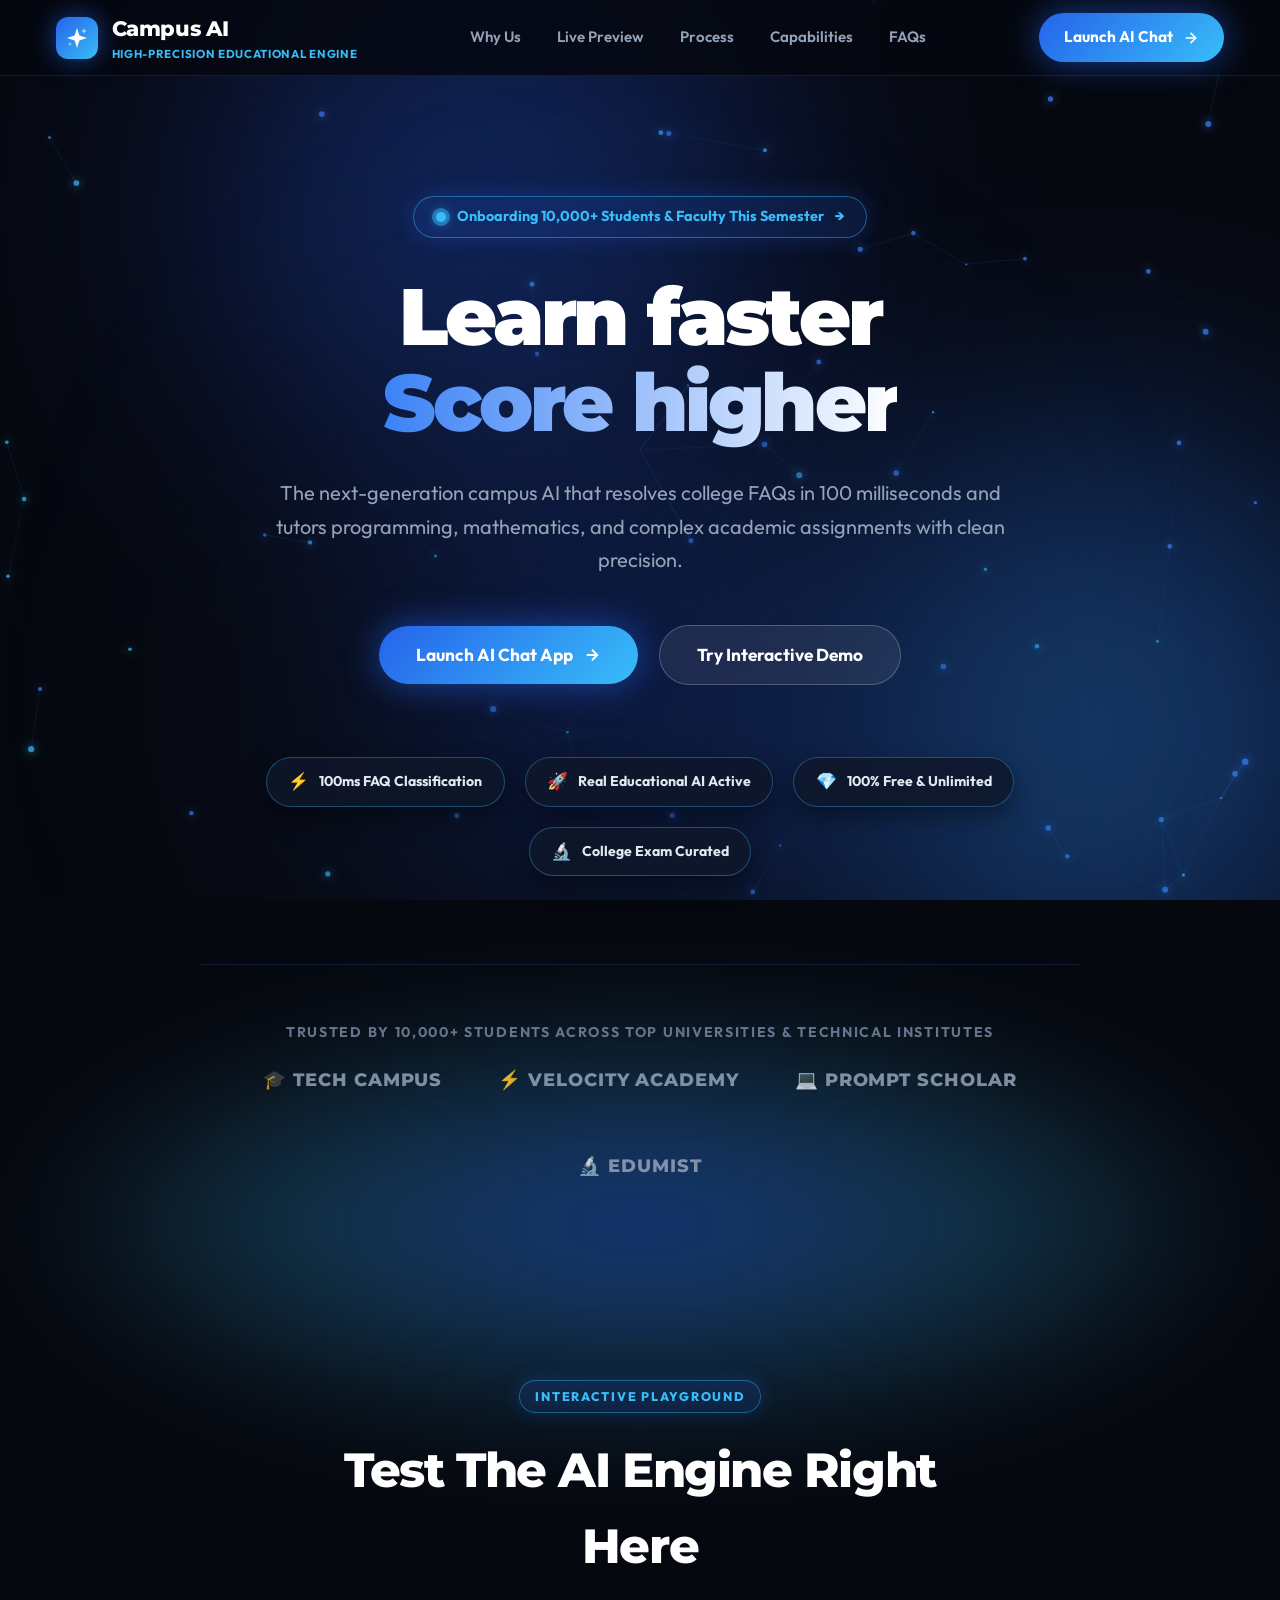
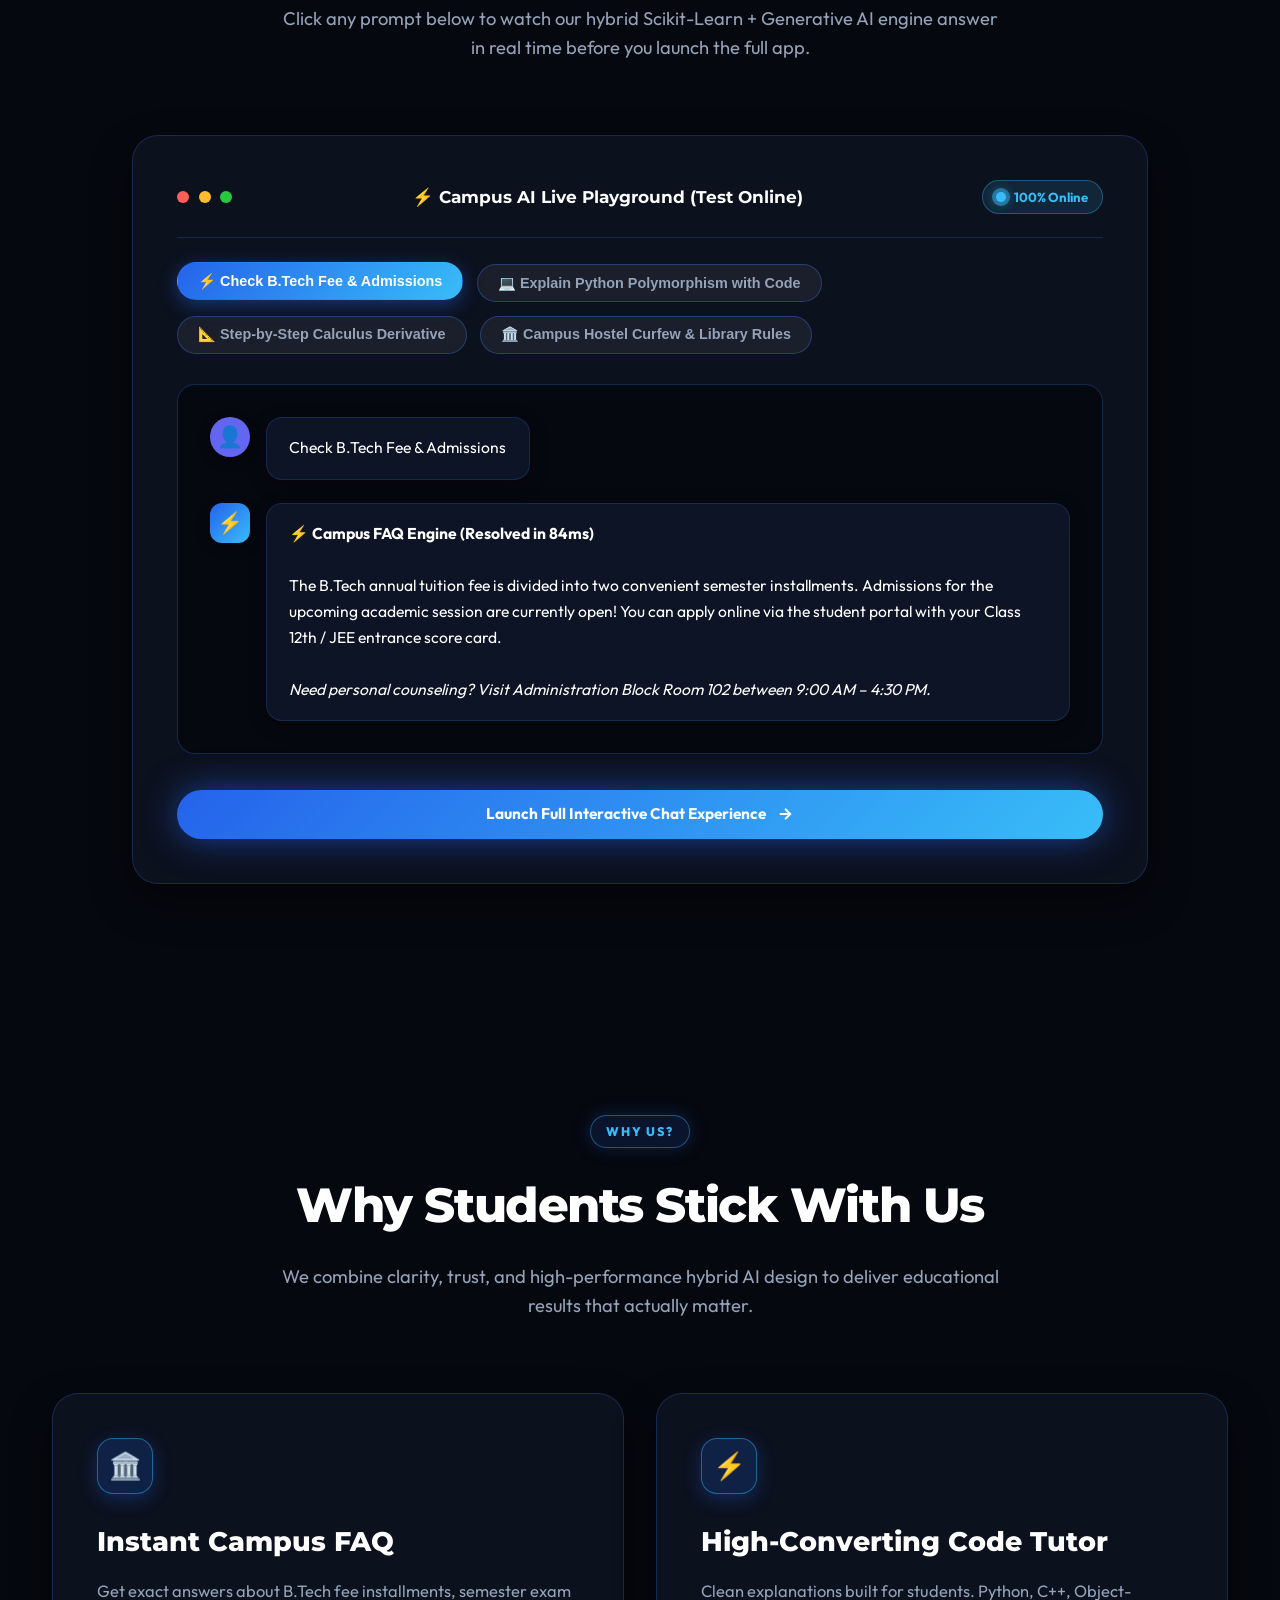
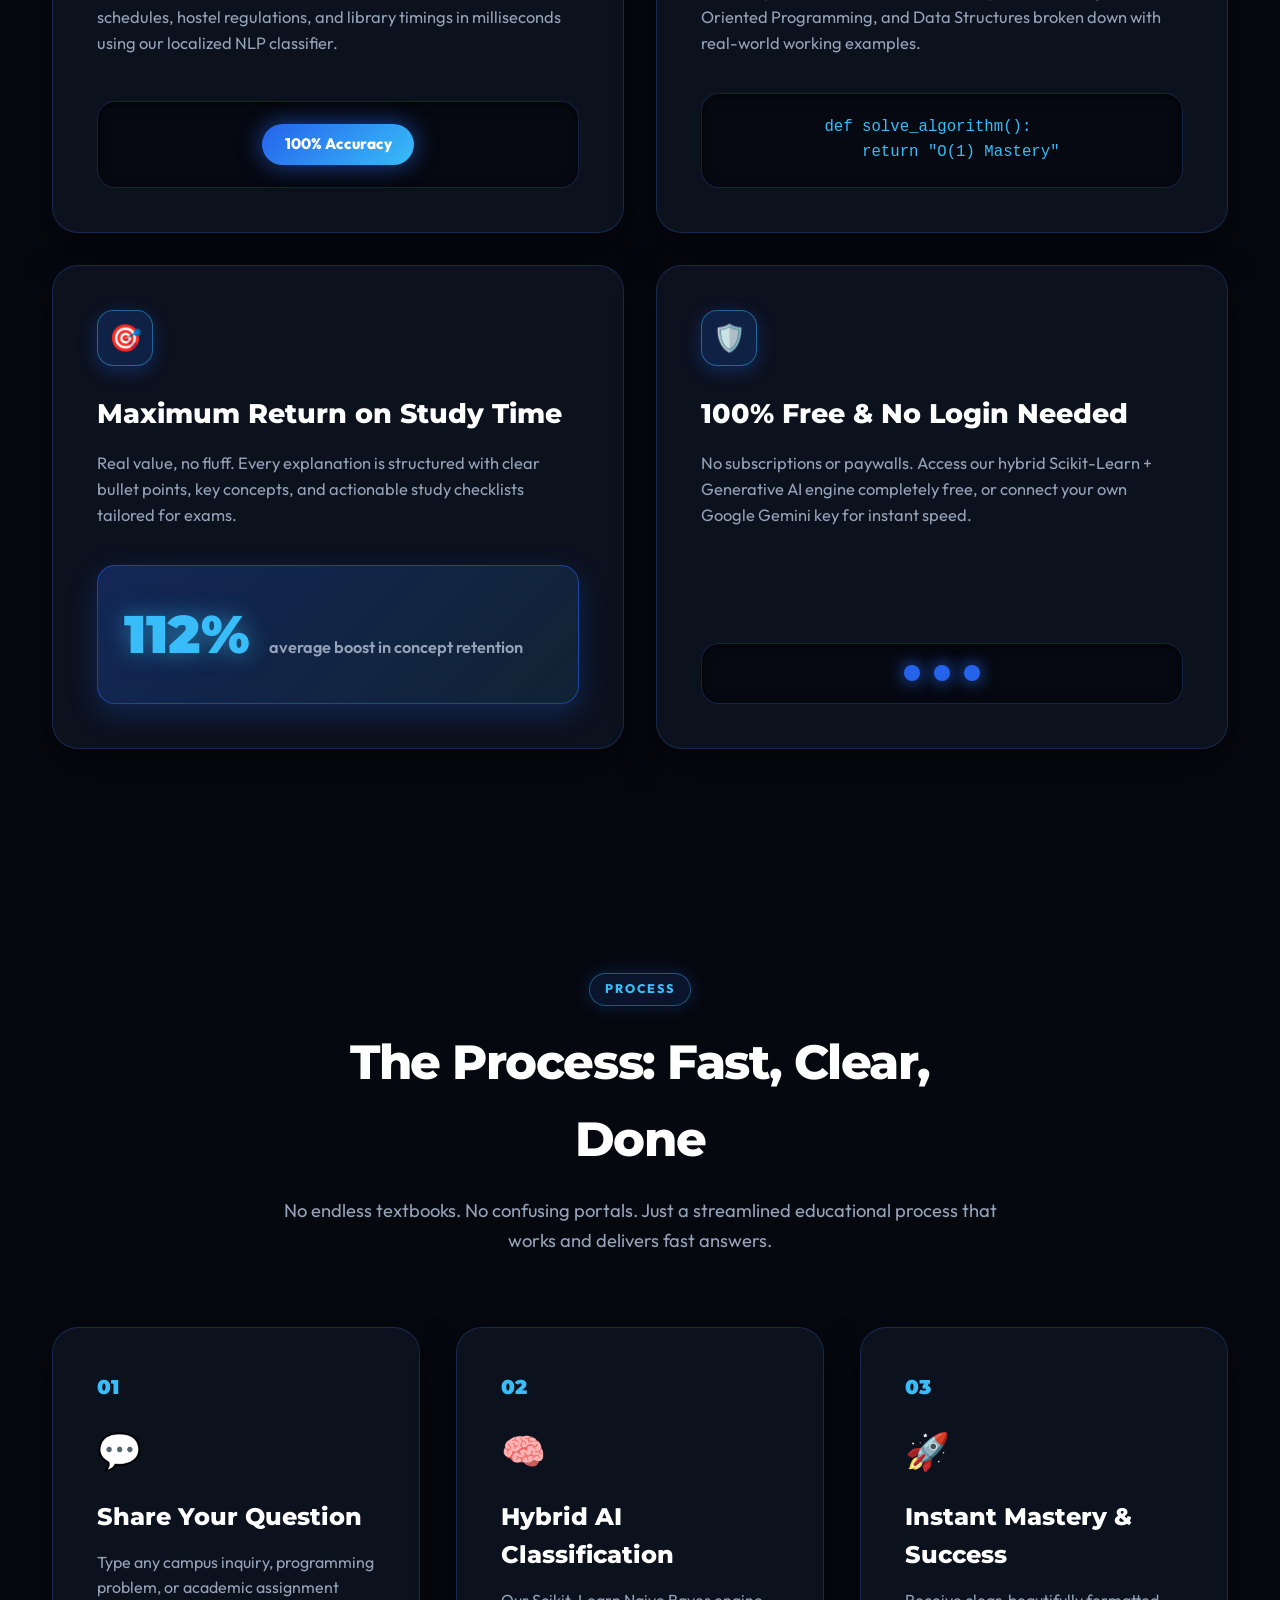
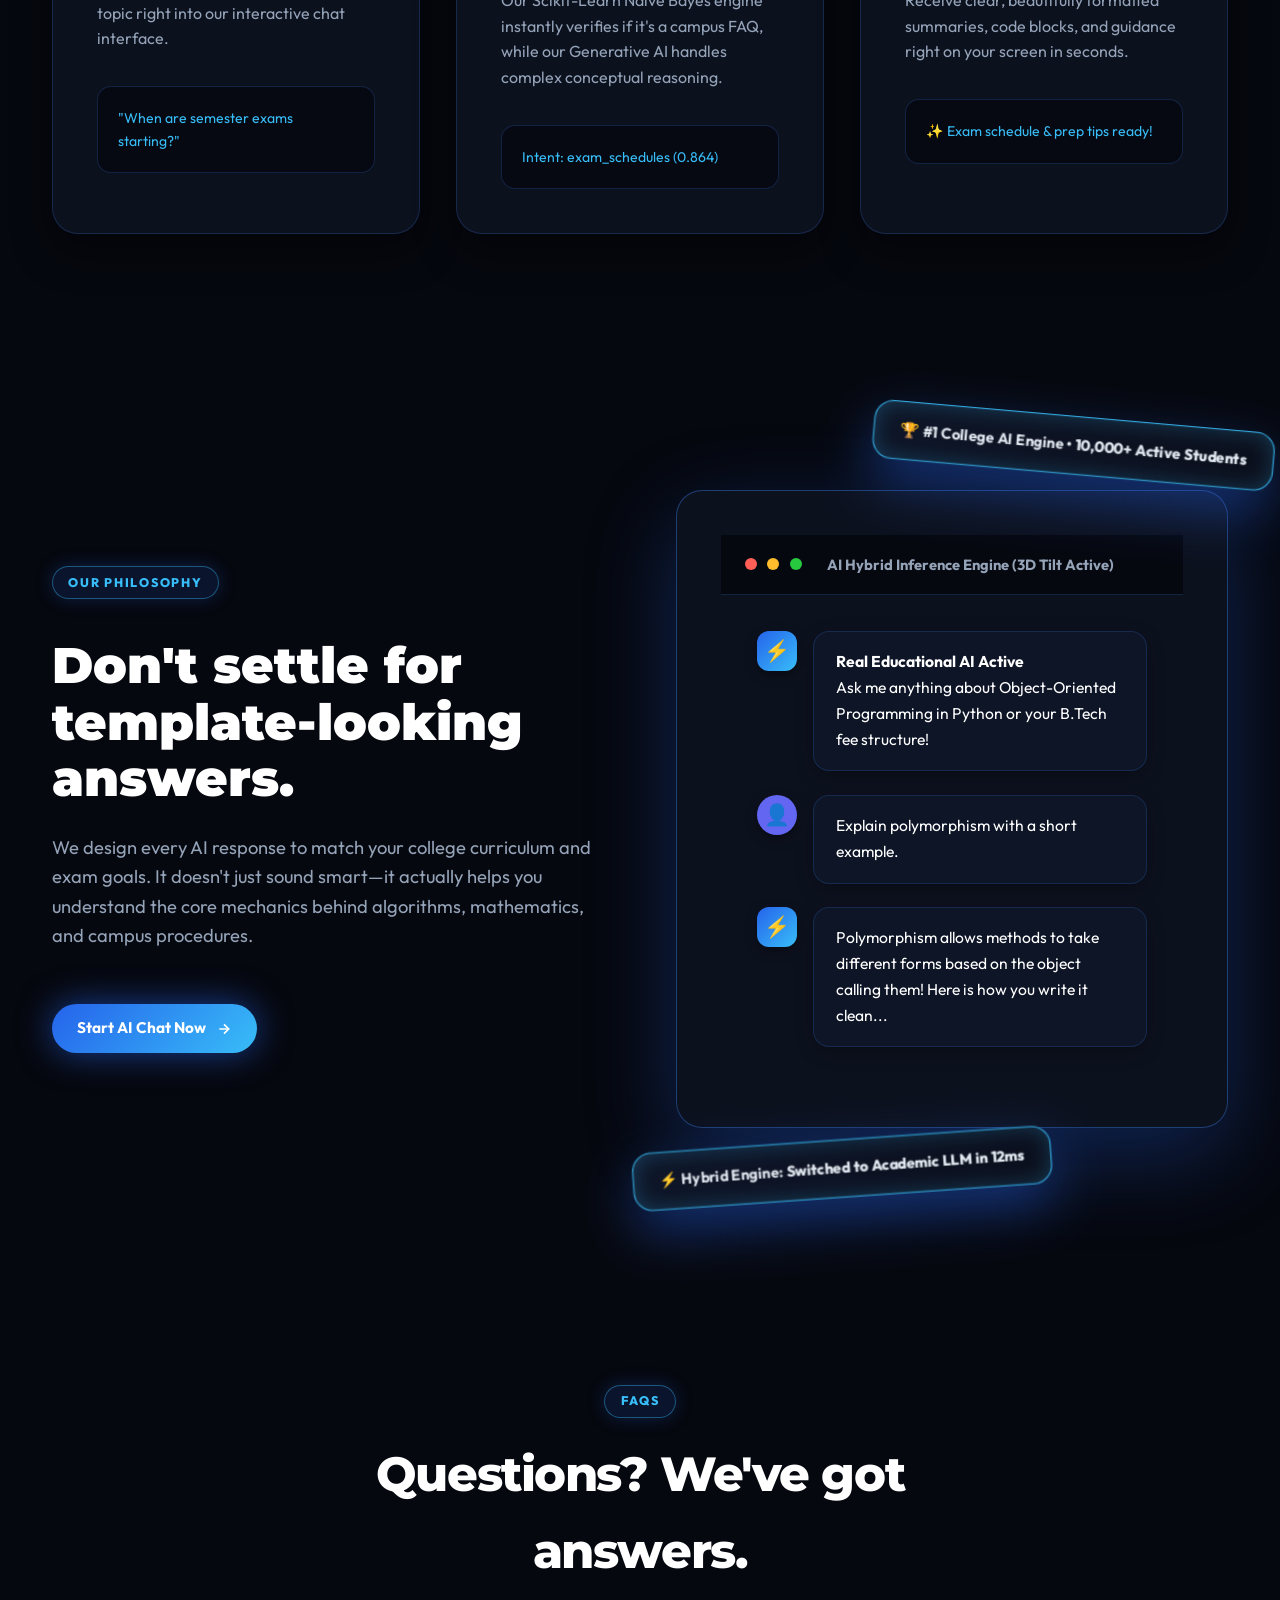
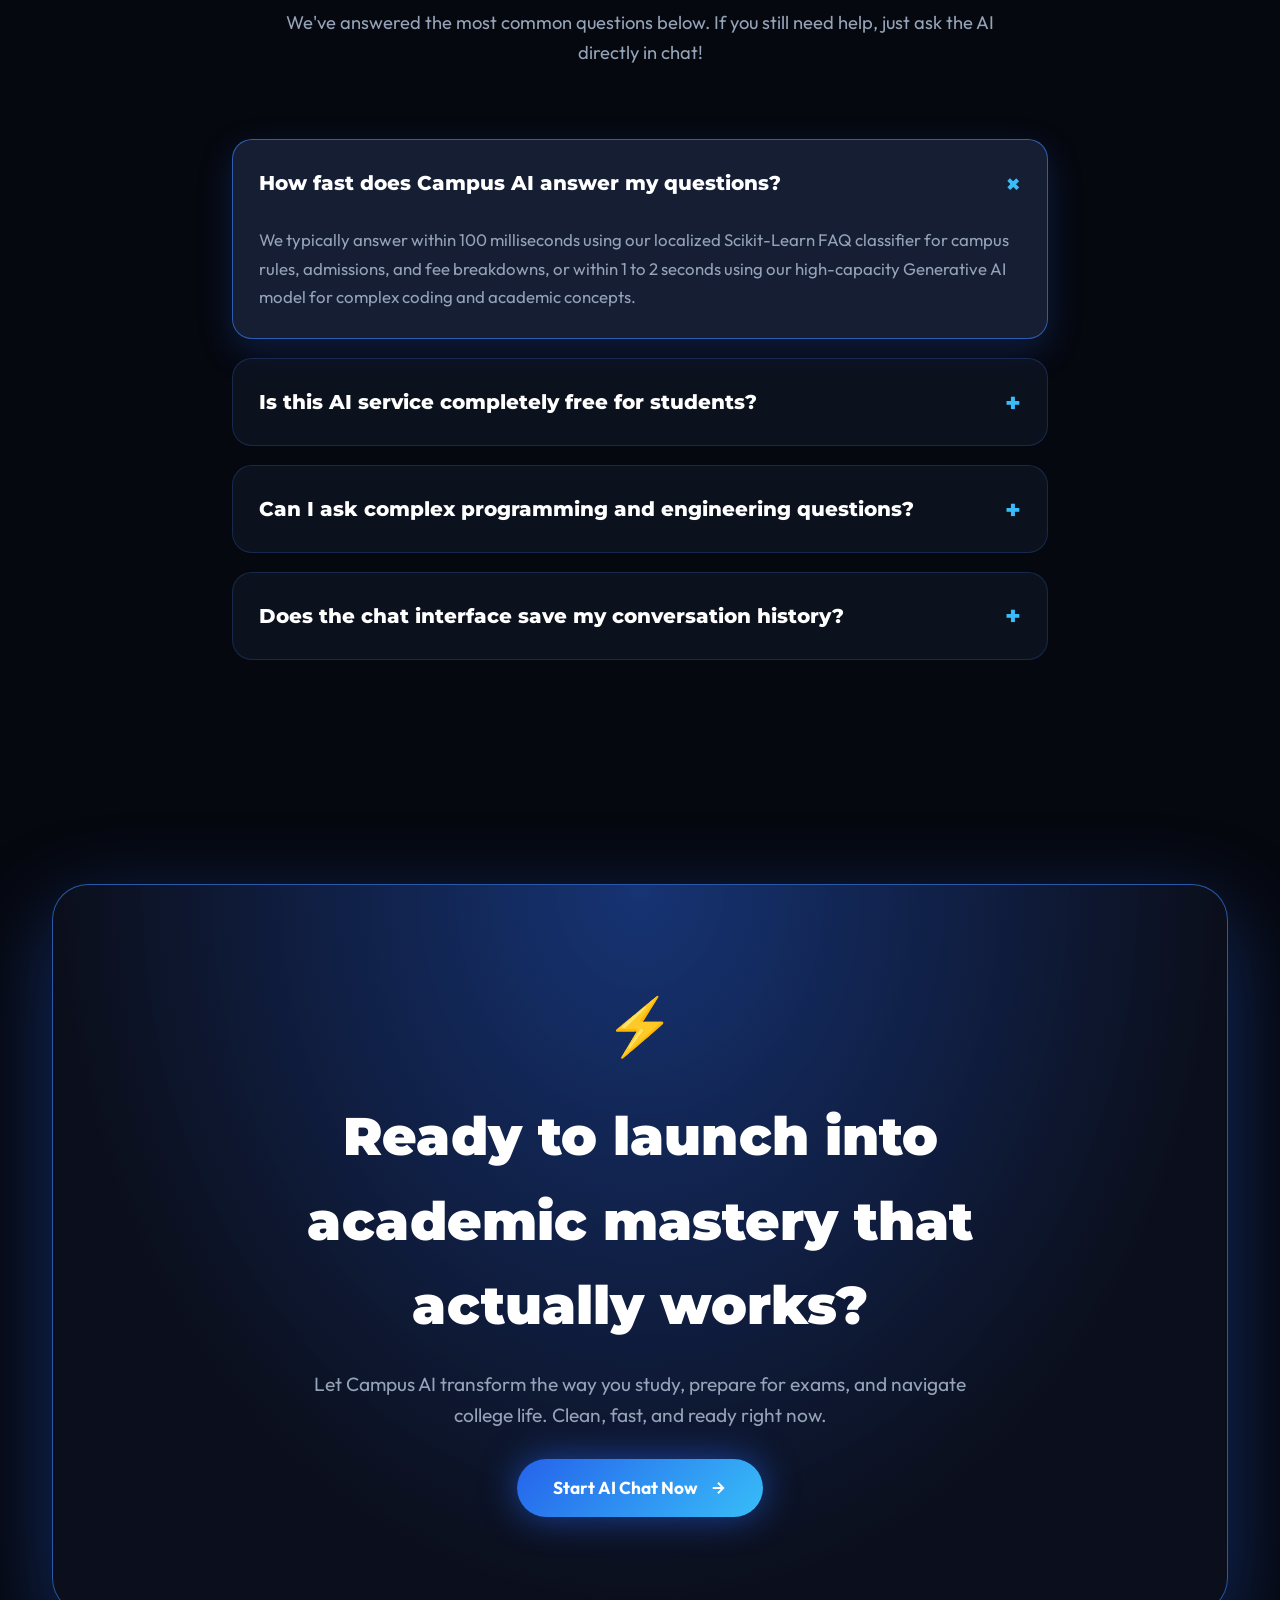
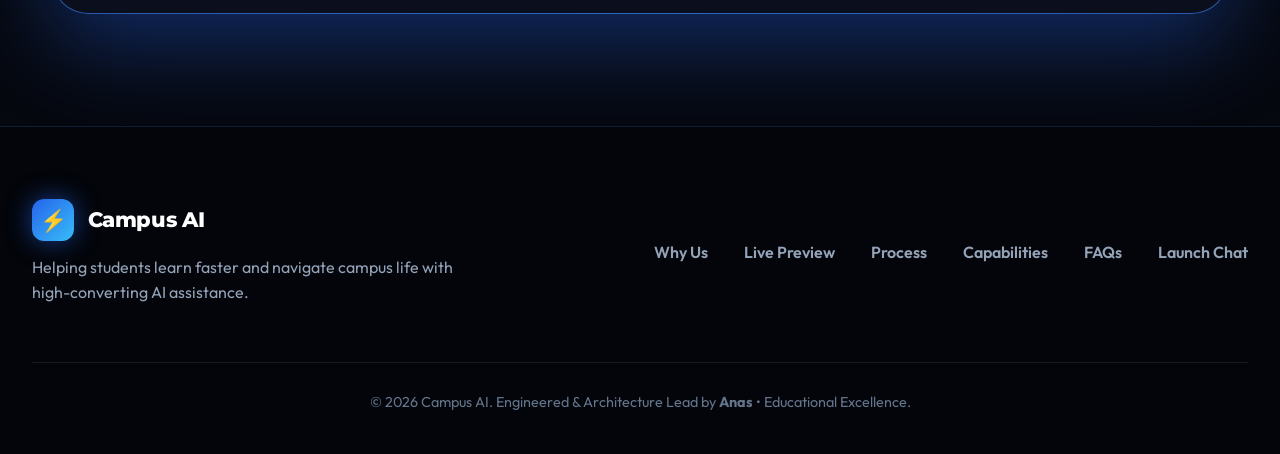
<file: templates/index.html>
<!DOCTYPE html>
<html lang="en">
<head>
    <meta charset="UTF-8">
    <meta name="viewport" content="width=device-width, initial-scale=1.0">
    <title>Campus AI – Clean & Aesthetic Educational Assistant</title>
    <!-- Google Fonts: Montserrat, Outfit, and Fira Code -->
    <link rel="preconnect" href="https://fonts.googleapis.com">
    <link rel="preconnect" href="https://fonts.gstatic.com" crossorigin>
    <link href="https://fonts.googleapis.com/css2?family=Fira+Code:wght@400;500&family=Montserrat:ital,wght@0,600;0,700;0,800;0,900;1,600&family=Outfit:wght@300;400;500;600;700&display=swap" rel="stylesheet">
    <!-- Cache-Busted Landing Page CSS v14.1 (Punchy Startup Typography by Anas) -->
    <link rel="stylesheet" href="/static/css/landing.css?v=14.1">
</head>
<body>
    <!-- 1. Interactive 3D Neural Network Canvas Background -->
    <canvas id="neural-canvas"></canvas>

    <!-- 2. 3D Moving Background Glow Orbs -->
    <div class="bg-orbs-container">
        <div class="bg-orb orb-1"></div>
        <div class="bg-orb orb-2"></div>
        <div class="bg-orb orb-3"></div>
    </div>

    <!-- Top Navigation Bar -->
    <nav class="landing-nav glass-nav">
        <div class="nav-container">
            <a href="/" class="brand-logo">
                <div class="logo-icon-glow">
                    <svg viewBox="0 0 24 24" width="24" height="24" fill="currentColor"><path d="M12 2L14.4 9.6L22 12L14.4 14.4L12 22L9.6 14.4L2 12L9.6 9.6L12 2Z"/><path d="M19 2L19.8 4.2L22 5L19.8 5.8L19 8L18.2 5.8L16 5L18.2 4.2L19 2Z" opacity="0.65"/><path d="M5 16L5.6 17.4L7 18L5.6 18.6L5 20L4.4 18.6L3 18L4.4 17.4L5 16Z" opacity="0.65"/></svg>
                </div>
                <div class="brand-text">
                    <span class="brand-name">Campus AI</span>
                    <span class="brand-tag">High-Precision Educational Engine</span>
                </div>
            </a>

            <div class="nav-links">
                <a href="#why-us">Why Us</a>
                <a href="#interactive-demo">Live Preview</a>
                <a href="#how-it-works">Process</a>
                <a href="#features">Capabilities</a>
                <a href="#faqs">FAQs</a>
            </div>

            <div class="nav-actions">
                <a href="/app" class="btn btn-primary nav-cta glow-btn">
                    <span>Launch AI Chat</span>
                    <svg viewBox="0 0 24 24" width="16" height="16" fill="none" stroke="currentColor" stroke-width="2.5" stroke-linecap="round" stroke-linejoin="round"><line x1="5" y1="12" x2="19" y2="12"></line><polyline points="12 5 19 12 12 19"></polyline></svg>
                </a>
            </div>
        </div>
    </nav>

    <!-- Main Content -->
    <main class="landing-main">
        <!-- Hero Section -->
        <section class="landing-hero">
            <div class="hero-content">
                <div class="hero-badge">
                    <span class="live-pulse"></span>
                    <span class="badge-text">Onboarding 10,000+ Students & Faculty This Semester</span>
                    <span style="color: #38BDF8; font-weight:800;">→</span>
                </div>

                <h1 class="hero-title">
                    Learn faster<br>
                    <span class="gradient-text">Score higher</span>
                </h1>

                <p class="hero-subtitle">
                    The next-generation campus AI that resolves college FAQs in 100 milliseconds and tutors programming, mathematics, and complex academic assignments with clean precision.
                </p>

                <div class="hero-cta-group">
                    <a href="/app" class="btn btn-primary btn-lg glow-btn">
                        <span>Launch AI Chat App</span>
                        <svg viewBox="0 0 24 24" width="18" height="18" fill="none" stroke="currentColor" stroke-width="2.5"><line x1="5" y1="12" x2="19" y2="12"></line><polyline points="12 5 19 12 12 19"></polyline></svg>
                    </a>
                    <a href="#interactive-demo" class="btn btn-secondary btn-lg">
                        <span>Try Interactive Demo</span>
                    </a>
                </div>

                <!-- Clean & Aesthetic Hologram Feature Pill Bar -->
                <div class="clean-badge-bar reveal-card">
                    <div class="hologram-pill" title="Powered by localized Scikit-Learn NLP">
                        <span>⚡</span> 100ms FAQ Classification
                    </div>
                    <div class="hologram-pill" title="Switches automatically to Generative AI for coding & math">
                        <span>🚀</span> Real Educational AI Active
                    </div>
                    <div class="hologram-pill" title="No paywalls or hidden subscriptions ever">
                        <span>💎</span> 100% Free & Unlimited
                    </div>
                    <div class="hologram-pill" title="Built specifically for University curricula">
                        <span>🔬</span> College Exam Curated
                    </div>
                </div>

                <!-- Trusted By Bar -->
                <div class="trusted-by reveal-card">
                    <span class="trusted-text">Trusted by 10,000+ Students across top Universities & Technical Institutes</span>
                    <div class="trusted-logos">
                        <span class="logo-item">🎓 TECH CAMPUS</span>
                        <span class="logo-item">⚡ VELOCITY ACADEMY</span>
                        <span class="logo-item">💻 PROMPT SCHOLAR</span>
                        <span class="logo-item">🔬 EDUMIST</span>
                    </div>
                </div>
            </div>

            <!-- Hero Glowing Horizon -->
            <div class="hero-glow-horizon"></div>
        </section>

        <!-- Interactive AI Live Playground -->
        <section class="interactive-demo-section" id="interactive-demo">
            <div class="section-header reveal-card">
                <span class="section-pill">INTERACTIVE PLAYGROUND</span>
                <h2>Test The AI Engine Right Here</h2>
                <p>Click any prompt below to watch our hybrid Scikit-Learn + Generative AI engine answer in real time before you launch the full app.</p>
            </div>

            <div class="playground-card tilt-card reveal-card">
                <div class="playground-header">
                    <div class="window-buttons">
                        <span class="dot red"></span>
                        <span class="dot yellow"></span>
                        <span class="dot green"></span>
                    </div>
                    <span class="playground-title">⚡ Campus AI Live Playground (Test Online)</span>
                    <span class="playground-status"><span class="live-pulse" style="display:inline-block; margin-right:6px;"></span> 100% Online</span>
                </div>

                <!-- Prompt Chips -->
                <div class="prompt-chips">
                    <button class="chip-btn active" data-prompt="admissions">⚡ Check B.Tech Fee & Admissions</button>
                    <button class="chip-btn" data-prompt="python">💻 Explain Python Polymorphism with Code</button>
                    <button class="chip-btn" data-prompt="calculus">📐 Step-by-Step Calculus Derivative</button>
                    <button class="chip-btn" data-prompt="hostel">🏛️ Campus Hostel Curfew & Library Rules</button>
                </div>

                <div class="playground-body" id="playground-output">
                    <div class="mock-message user">
                        <div class="mock-avatar">👤</div>
                        <div class="mock-text" id="live-user-query">Check B.Tech Fee & Admissions</div>
                    </div>
                    <div class="mock-message bot">
                        <div class="mock-avatar">⚡</div>
                        <div class="mock-text" id="live-bot-reply">
                            <strong>⚡ Campus FAQ Engine (Resolved in 84ms)</strong><br><br>
                            The B.Tech annual tuition fee is divided into two convenient semester installments. Admissions for the upcoming academic session are currently open! You can apply online via the student portal with your Class 12th / JEE entrance score card.<br><br>
                            <em>Need personal counseling? Visit Administration Block Room 102 between 9:00 AM – 4:30 PM.</em>
                        </div>
                    </div>
                </div>

                <div class="playground-footer">
                    <a href="/app" class="btn btn-primary glow-btn" style="width: 100%; justify-content: center;">
                        <span>Launch Full Interactive Chat Experience</span>
                        <svg viewBox="0 0 24 24" width="18" height="18" fill="none" stroke="currentColor" stroke-width="2.5"><line x1="5" y1="12" x2="19" y2="12"></line><polyline points="12 5 19 12 12 19"></polyline></svg>
                    </a>
                </div>
            </div>
        </section>

        <!-- Why Us Section (3D Tilt Bento Grid) -->
        <section class="why-section" id="why-us">
            <div class="section-header reveal-card">
                <span class="section-pill">WHY US?</span>
                <h2>Why Students Stick With Us</h2>
                <p>We combine clarity, trust, and high-performance hybrid AI design to deliver educational results that actually matter.</p>
            </div>

            <div class="bento-grid">
                <!-- Card 1 -->
                <div class="tilt-card reveal-card">
                    <div class="card-icon-wrapper">
                        <span class="card-icon">🏛️</span>
                    </div>
                    <h3>Instant Campus FAQ</h3>
                    <p>Get exact answers about B.Tech fee installments, semester exam schedules, hostel regulations, and library timings in milliseconds using our localized NLP classifier.</p>
                    <div class="bento-visual visual-faq">
                        <div class="mock-badge">100% Accuracy</div>
                    </div>
                </div>

                <!-- Card 2 -->
                <div class="tilt-card reveal-card">
                    <div class="card-icon-wrapper">
                        <span class="card-icon">⚡</span>
                    </div>
                    <h3>High-Converting Code Tutor</h3>
                    <p>Clean explanations built for students. Python, C++, Object-Oriented Programming, and Data Structures broken down with real-world working examples.</p>
                    <div class="bento-visual visual-code">
                        <code>def solve_algorithm():<br>&nbsp;&nbsp;&nbsp;&nbsp;return "O(1) Mastery"</code>
                    </div>
                </div>

                <!-- Card 3 -->
                <div class="tilt-card reveal-card">
                    <div class="card-icon-wrapper">
                        <span class="card-icon">🎯</span>
                    </div>
                    <h3>Maximum Return on Study Time</h3>
                    <p>Real value, no fluff. Every explanation is structured with clear bullet points, key concepts, and actionable study checklists tailored for exams.</p>
                    <div class="bento-stat">
                        <span class="stat-num" data-target="120%">120%</span>
                        <span class="stat-label">average boost in concept retention</span>
                    </div>
                </div>

                <!-- Card 4 -->
                <div class="tilt-card reveal-card">
                    <div class="card-icon-wrapper">
                        <span class="card-icon">🛡️</span>
                    </div>
                    <h3>100% Free & No Login Needed</h3>
                    <p>No subscriptions or paywalls. Access our hybrid Scikit-Learn + Generative AI engine completely free, or connect your own Google Gemini key for instant speed.</p>
                    <div class="bento-visual visual-steps">
                        <div class="step-dot"></div>
                        <div class="step-dot"></div>
                        <div class="step-dot"></div>
                    </div>
                </div>
            </div>
        </section>

        <!-- Process Section -->
        <section class="process-section" id="how-it-works">
            <div class="section-header reveal-card">
                <span class="section-pill">PROCESS</span>
                <h2>The Process: Fast, Clear, Done</h2>
                <p>No endless textbooks. No confusing portals. Just a streamlined educational process that works and delivers fast answers.</p>
            </div>

            <div class="process-grid">
                <div class="process-card reveal-card">
                    <div class="process-num">01</div>
                    <div class="process-icon">💬</div>
                    <h3>Share Your Question</h3>
                    <p>Type any campus inquiry, programming problem, or academic assignment topic right into our interactive chat interface.</p>
                    <div class="process-visual">
                        <div class="mock-input">"When are semester exams starting?"</div>
                    </div>
                </div>

                <div class="process-card reveal-card">
                    <div class="process-num">02</div>
                    <div class="process-icon">🧠</div>
                    <h3>Hybrid AI Classification</h3>
                    <p>Our Scikit-Learn Naive Bayes engine instantly verifies if it's a campus FAQ, while our Generative AI handles complex conceptual reasoning.</p>
                    <div class="process-visual">
                        <div class="mock-tag">Intent: exam_schedules (0.864)</div>
                    </div>
                </div>

                <div class="process-card reveal-card">
                    <div class="process-num">03</div>
                    <div class="process-icon">🚀</div>
                    <h3>Instant Mastery & Success</h3>
                    <p>Receive clear, beautifully formatted summaries, code blocks, and guidance right on your screen in seconds.</p>
                    <div class="process-visual">
                        <div class="mock-result">✨ Exam schedule & prep tips ready!</div>
                    </div>
                </div>
            </div>
        </section>

        <!-- Deep Philosophy & 3D Tilt Mockup Section -->
        <section class="philosophy-section" id="features">
            <div class="philosophy-container">
                <div class="philosophy-left reveal-card">
                    <span class="section-pill">OUR PHILOSOPHY</span>
                    <h2>Don't settle for template-looking answers.</h2>
                    <p>We design every AI response to match your college curriculum and exam goals. It doesn't just sound smart—it actually helps you understand the core mechanics behind algorithms, mathematics, and campus procedures.</p>
                    <a href="/app" class="btn btn-primary glow-btn" style="align-self: flex-start; margin-top: 1rem;">
                        <span>Start AI Chat Now</span>
                        <svg viewBox="0 0 24 24" width="16" height="16" fill="none" stroke="currentColor" stroke-width="2.5"><line x1="5" y1="12" x2="19" y2="12"></line><polyline points="12 5 19 12 12 19"></polyline></svg>
                    </a>
                </div>

                <div class="philosophy-right reveal-card">
                    <div class="mockup-wrapper-3d">
                        <div class="mockup-panel tilt-card">
                            <div class="mockup-header">
                                <span class="dot red"></span>
                                <span class="dot yellow"></span>
                                <span class="dot green"></span>
                                <span class="mockup-title">AI Hybrid Inference Engine (3D Tilt Active)</span>
                            </div>
                            <div class="mockup-body">
                                <div class="mock-message bot">
                                    <div class="mock-avatar">⚡</div>
                                    <div class="mock-text">
                                        <strong>Real Educational AI Active</strong><br>
                                        Ask me anything about Object-Oriented Programming in Python or your B.Tech fee structure!
                                    </div>
                                </div>
                                <div class="mock-message user">
                                    <div class="mock-avatar">👤</div>
                                    <div class="mock-text">Explain polymorphism with a short example.</div>
                                </div>
                                <div class="mock-message bot">
                                    <div class="mock-avatar">⚡</div>
                                    <div class="mock-text">
                                        Polymorphism allows methods to take different forms based on the object calling them! Here is how you write it clean...
                                    </div>
                                </div>
                            </div>
                        </div>

                        <!-- Clean Overlapping Feature Cards -->
                        <div class="mockup-overlap-card mockup-overlap-1">
                            ⚡ <strong>Hybrid Engine:</strong> Switched to Academic LLM in 12ms
                        </div>
                        <div class="mockup-overlap-card mockup-overlap-2">
                            🏆 <strong>#1 College AI Engine</strong> • 10,000+ Active Students
                        </div>
                    </div>
                </div>
            </div>
        </section>

        <!-- FAQ Accordion Section -->
        <section class="faq-section" id="faqs">
            <div class="section-header reveal-card">
                <span class="section-pill">FAQS</span>
                <h2>Questions? We've got answers.</h2>
                <p>We've answered the most common questions below. If you still need help, just ask the AI directly in chat!</p>
            </div>

            <div class="faq-accordion reveal-card">
                <div class="faq-item">
                    <button class="faq-question">
                        <span>How fast does Campus AI answer my questions?</span>
                        <span class="faq-toggle">+</span>
                    </button>
                    <div class="faq-answer">
                        <p>We typically answer within 100 milliseconds using our localized Scikit-Learn FAQ classifier for campus rules, admissions, and fee breakdowns, or within 1 to 2 seconds using our high-capacity Generative AI model for complex coding and academic concepts.</p>
                    </div>
                </div>

                <div class="faq-item">
                    <button class="faq-question">
                        <span>Is this AI service completely free for students?</span>
                        <span class="faq-toggle">+</span>
                    </button>
                    <div class="faq-answer">
                        <p>Yes! Campus AI is 100% free with unlimited queries. We also provide a built-in Google Gemini API key integration inside the chat sidebar—allowing you to paste your own free API key for ultra-high rate limits and instant capacity.</p>
                    </div>
                </div>

                <div class="faq-item">
                    <button class="faq-question">
                        <span>Can I ask complex programming and engineering questions?</span>
                        <span class="faq-toggle">+</span>
                    </button>
                    <div class="faq-answer">
                        <p>Absolutely. When you ask outside basic campus FAQs, the system automatically transitions to Real Educational AI mode. It can write Python scripts, explain data structures, solve calculus equations, and break down assignment topics.</p>
                    </div>
                </div>

                <div class="faq-item">
                    <button class="faq-question">
                        <span>Does the chat interface save my conversation history?</span>
                        <span class="faq-toggle">+</span>
                    </button>
                    <div class="faq-answer">
                        <p>Yes, your chat history is saved directly inside your browser's local storage so you can close the tab and return later right where you left off. You can clear your history anytime with a single click.</p>
                    </div>
                </div>
            </div>
        </section>

        <!-- Bottom CTA Banner -->
        <section class="cta-section">
            <div class="cta-banner reveal-card">
                <div class="cta-icon">⚡</div>
                <h2>Ready to launch into academic mastery that actually works?</h2>
                <p>Let Campus AI transform the way you study, prepare for exams, and navigate college life. Clean, fast, and ready right now.</p>
                <a href="/app" class="btn btn-primary btn-lg glow-btn" style="margin-top: 1.75rem;">
                    <span>Start AI Chat Now</span>
                    <svg viewBox="0 0 24 24" width="18" height="18" fill="none" stroke="currentColor" stroke-width="2.5"><line x1="5" y1="12" x2="19" y2="12"></line><polyline points="12 5 19 12 12 19"></polyline></svg>
                </a>
            </div>
        </section>
    </main>

    <!-- Footer -->
    <footer class="landing-footer">
        <div class="footer-container">
            <div class="footer-left">
                <div class="brand-logo">
                    <div class="logo-icon-glow">⚡</div>
                    <span class="brand-name">Campus AI</span>
                </div>
                <p>Helping students learn faster and navigate campus life with high-converting AI assistance.</p>
            </div>

            <div class="footer-links">
                <a href="#why-us">Why Us</a>
                <a href="#interactive-demo">Live Preview</a>
                <a href="#how-it-works">Process</a>
                <a href="#features">Capabilities</a>
                <a href="#faqs">FAQs</a>
                <a href="/app">Launch Chat</a>
            </div>
        </div>
        <div class="footer-bottom">
            <p>&copy; 2026 Campus AI. Engineered & Architecture Lead by <strong>Anas</strong> &bull; Educational Excellence.</p>
        </div>
    </footer>

    <!-- Cache-Busted Landing Page Interactive JS v11.0 -->
    <script src="/static/js/landing.js?v=11.0"></script>
</body>
</html>
</file>
<file: static/css/landing.css>
/* ==========================================================================
   Campus AI - Ultra-Clean & Aesthetic Landing Page Stylesheet v11.0
   Palette: Deep Black (#06080F) + Electric Blue (#2563EB/#3B82F6) + Crisp White (#FFFFFF)
   Aesthetic: Linear / Vercel / OpenAI Sleek Glassmorphism & Clean Typography
   ========================================================================== */

:root {
    --bg-main: #06080F;
    --bg-surface: #0B0F1C;
    --bg-card: rgba(16, 22, 38, 0.7);
    --bg-card-hover: rgba(24, 34, 58, 0.88);
    --border-subtle: rgba(59, 130, 246, 0.22);
    --border-glow: rgba(59, 130, 246, 0.65);
    --accent-blue: #2563EB;
    --accent-cyan: #38BDF8;
    --accent-glow: rgba(37, 99, 235, 0.45);
    
    --text-main: #FFFFFF;
    --text-muted: #94A3B8;
    --text-subtle: #64748B;
    
    --font-heading: 'Montserrat', sans-serif;
    --font-body: 'Outfit', sans-serif;
    --font-mono: 'Fira Code', monospace;
}

* {
    margin: 0;
    padding: 0;
    box-sizing: border-box;
}

html {
    scroll-behavior: smooth;
    background-color: var(--bg-main);
}

body {
    font-family: var(--font-body);
    color: var(--text-main);
    background: var(--bg-main);
    overflow-x: hidden;
    line-height: 1.6;
    perspective: 1600px;
}

/* ================= 1. Interactive 3D Neural Canvas Background ================= */
#neural-canvas {
    position: fixed;
    top: 0;
    left: 0;
    width: 100vw;
    height: 100vh;
    z-index: 0;
    pointer-events: none;
    opacity: 0.75;
}

/* ================= 2. 3D Moving Background Glow Orbs ================= */
.bg-orbs-container {
    position: fixed;
    top: 0;
    left: 0;
    width: 100vw;
    height: 100vh;
    z-index: 0;
    pointer-events: none;
    overflow: hidden;
}

.bg-orb {
    position: absolute;
    border-radius: 50%;
    filter: blur(130px);
    opacity: 0.38;
    transition: transform 0.6s cubic-bezier(0.16, 1, 0.3, 1);
}

.orb-1 {
    width: 600px;
    height: 600px;
    background: radial-gradient(circle, #2563EB 0%, #1E40AF 60%, transparent 100%);
    top: -10%;
    left: 15%;
    animation: floatOrb1 18s ease-in-out infinite alternate;
}

.orb-2 {
    width: 650px;
    height: 650px;
    background: radial-gradient(circle, #38BDF8 0%, #2563EB 50%, transparent 100%);
    top: 45%;
    right: -10%;
    animation: floatOrb2 22s ease-in-out infinite alternate;
}

.orb-3 {
    width: 700px;
    height: 700px;
    background: radial-gradient(circle, #1D4ED8 0%, #0F172A 60%, transparent 100%);
    bottom: -15%;
    left: 20%;
    animation: floatOrb3 20s ease-in-out infinite alternate;
}

@keyframes floatOrb1 {
    0% { transform: translate3d(0, 0, 0) scale(1); }
    50% { transform: translate3d(80px, 60px, 0) scale(1.15); }
    100% { transform: translate3d(-50px, 120px, 0) scale(0.92); }
}

@keyframes floatOrb2 {
    0% { transform: translate3d(0, 0, 0) scale(1); }
    50% { transform: translate3d(-100px, -80px, 0) scale(1.1); }
    100% { transform: translate3d(-30px, 90px, 0) scale(0.9); }
}

@keyframes floatOrb3 {
    0% { transform: translate3d(0, 0, 0) scale(1); }
    50% { transform: translate3d(90px, -70px, 0) scale(1.2); }
    100% { transform: translate3d(-70px, -30px, 0) scale(1); }
}

/* ================= Top Navigation Bar ================= */
.landing-nav {
    position: fixed;
    top: 0;
    left: 0;
    right: 0;
    height: 76px;
    z-index: 1000;
    background: rgba(6, 8, 15, 0.82);
    backdrop-filter: blur(24px);
    -webkit-backdrop-filter: blur(24px);
    border-bottom: 1px solid rgba(59, 130, 246, 0.18);
    transition: all 0.3s ease;
}

.nav-container {
    max-width: 1240px;
    height: 100%;
    margin: 0 auto;
    padding: 0 2.25rem;
    display: flex;
    align-items: center;
    justify-content: space-between;
}

.brand-logo {
    display: flex;
    align-items: center;
    gap: 0.85rem;
    text-decoration: none;
    color: var(--text-main);
    transform: translateZ(0);
    transition: transform 0.3s cubic-bezier(0.16, 1, 0.3, 1);
}

.brand-logo:hover {
    transform: scale3d(1.03, 1.03, 1.03);
}

.logo-icon-glow {
    width: 42px;
    height: 42px;
    background: linear-gradient(135deg, var(--accent-blue), var(--accent-cyan));
    border-radius: 12px;
    display: flex;
    align-items: center;
    justify-content: center;
    color: white;
    box-shadow: 0 0 25px rgba(37, 99, 235, 0.6);
    font-size: 1.35rem;
    position: relative;
    overflow: hidden;
}

.logo-icon-glow::after {
    content: '';
    position: absolute;
    top: -50%;
    left: -50%;
    width: 200%;
    height: 200%;
    background: linear-gradient(to right, transparent, rgba(255,255,255,0.4), transparent);
    transform: rotate(45deg) translate(-100%, -100%);
    animation: sweepLight 4s infinite;
}

.brand-text {
    display: flex;
    flex-direction: column;
}

.brand-name {
    font-family: var(--font-heading);
    font-size: 1.3rem;
    font-weight: 800;
    letter-spacing: -0.02em;
}

.brand-tag {
    font-size: 0.72rem;
    color: var(--accent-cyan);
    letter-spacing: 0.06em;
    text-transform: uppercase;
    font-weight: 700;
}

.nav-links {
    display: flex;
    gap: 2.25rem;
    align-items: center;
}

.nav-links a {
    color: var(--text-muted);
    text-decoration: none;
    font-size: 0.94rem;
    font-weight: 600;
    transition: all 0.25s ease;
    position: relative;
}

.nav-links a::after {
    content: '';
    position: absolute;
    bottom: -6px;
    left: 0;
    width: 0;
    height: 2px;
    background: var(--accent-cyan);
    transition: width 0.3s ease;
    border-radius: 2px;
    box-shadow: 0 0 8px var(--accent-cyan);
}

.nav-links a:hover {
    color: var(--text-main);
}

.nav-links a:hover::after {
    width: 100%;
}

.nav-actions {
    display: flex;
    align-items: center;
    gap: 1rem;
}

/* ================= 3D Animated Buttons & CTAs ================= */
.btn {
    display: inline-flex;
    align-items: center;
    gap: 0.65rem;
    padding: 0.75rem 1.55rem;
    border-radius: 999px;
    font-weight: 700;
    font-size: 0.96rem;
    text-decoration: none;
    cursor: pointer;
    transition: all 0.35s cubic-bezier(0.16, 1, 0.3, 1);
    border: none;
    position: relative;
    overflow: hidden;
    transform-style: preserve-3d;
}

.btn-primary {
    background: linear-gradient(135deg, var(--accent-blue), var(--accent-cyan));
    color: white;
    box-shadow: 0 6px 25px rgba(37, 99, 235, 0.45);
}

.btn-primary::after {
    content: '';
    position: absolute;
    top: 0;
    left: -100%;
    width: 100%;
    height: 100%;
    background: linear-gradient(90deg, transparent, rgba(255,255,255,0.4), transparent);
    transition: 0.5s;
    animation: sweepLight 3s infinite;
}

@keyframes sweepLight {
    0% { left: -100%; }
    20% { left: 100%; }
    100% { left: 100%; }
}

.btn-primary:hover {
    transform: translateY(-3px) scale3d(1.04, 1.04, 1.04);
    box-shadow: 0 10px 32px rgba(37, 99, 235, 0.7);
}

.btn-primary:active {
    transform: translateY(-1px) scale3d(0.98, 0.98, 0.98);
}

.glow-btn {
    box-shadow: 0 0 35px rgba(37, 99, 235, 0.6);
}

.btn-secondary {
    background: rgba(255, 255, 255, 0.08);
    color: var(--text-main);
    border: 1px solid rgba(255, 255, 255, 0.22);
    backdrop-filter: blur(12px);
}

.btn-secondary:hover {
    background: rgba(255, 255, 255, 0.16);
    border-color: var(--accent-cyan);
    transform: translateY(-3px) scale3d(1.03, 1.03, 1.03);
    box-shadow: 0 8px 25px rgba(255, 255, 255, 0.12);
}

.btn-lg {
    padding: 0.95rem 2.3rem;
    font-size: 1.08rem;
}

/* ================= Hero Section ================= */
.landing-main {
    padding-top: 76px;
    position: relative;
    z-index: 1;
}

.landing-hero {
    position: relative;
    padding: 7.5rem 2rem 6.5rem;
    text-align: center;
    max-width: 1240px;
    margin: 0 auto;
}

.hero-content {
    position: relative;
    z-index: 5;
    max-width: 880px;
    margin: 0 auto;
}

.hero-badge {
    display: inline-flex;
    align-items: center;
    gap: 0.7rem;
    padding: 0.52rem 1.35rem;
    background: rgba(37, 99, 235, 0.15);
    border: 1px solid rgba(56, 189, 248, 0.45);
    border-radius: 999px;
    font-size: 0.9rem;
    font-weight: 700;
    color: var(--accent-cyan);
    margin-bottom: 2.25rem;
    box-shadow: 0 0 25px rgba(37, 99, 235, 0.25);
    transition: all 0.3s ease;
    cursor: default;
}

.hero-badge:hover {
    transform: scale3d(1.04, 1.04, 1.04);
    border-color: #60A5FA;
    box-shadow: 0 0 35px rgba(37, 99, 235, 0.45);
}

.live-pulse {
    width: 10px;
    height: 10px;
    border-radius: 50%;
    background: #38BDF8;
    box-shadow: 0 0 12px #38BDF8;
    position: relative;
}

.live-pulse::after {
    content: '';
    position: absolute;
    top: -4px;
    left: -4px;
    width: 18px;
    height: 18px;
    border-radius: 50%;
    background: rgba(56, 189, 248, 0.45);
    animation: pulseRing 1.8s cubic-bezier(0.215, 0.61, 0.355, 1) infinite;
}

@keyframes pulseRing {
    0% { transform: scale(0.8); opacity: 1; }
    100% { transform: scale(2.4); opacity: 0; }
}

.hero-title {
    font-family: var(--font-heading);
    font-size: 5rem;
    font-weight: 900;
    line-height: 1.08;
    letter-spacing: -0.04em;
    margin-bottom: 1.85rem;
    position: relative;
}

.gradient-text {
    background: linear-gradient(270deg, #38BDF8, #60A5FA, #FFFFFF, #3B82F6);
    background-size: 300% 300%;
    -webkit-background-clip: text;
    -webkit-text-fill-color: transparent;
    animation: shimmerText 5.5s ease infinite;
}

@keyframes shimmerText {
    0% { background-position: 0% 50%; }
    50% { background-position: 100% 50%; }
    100% { background-position: 0% 50%; }
}

.hero-subtitle {
    font-size: 1.25rem;
    color: var(--text-muted);
    max-width: 740px;
    margin: 0 auto 3rem;
    line-height: 1.68;
    font-weight: 400;
}

.hero-cta-group {
    display: flex;
    gap: 1.35rem;
    justify-content: center;
    align-items: center;
    margin-bottom: 4.5rem;
}

/* ================= CLEAN & AESTHETIC HOLOGRAPHIC BADGE BAR ================= */
.clean-badge-bar {
    display: flex;
    flex-wrap: wrap;
    justify-content: center;
    gap: 1.25rem;
    margin-bottom: 5.5rem;
    position: relative;
    z-index: 10;
}

.hologram-pill {
    background: rgba(15, 23, 42, 0.85);
    border: 1px solid rgba(56, 189, 248, 0.35);
    padding: 0.65rem 1.35rem;
    border-radius: 999px;
    font-size: 0.88rem;
    font-weight: 700;
    color: #E2E8F0;
    display: inline-flex;
    align-items: center;
    gap: 0.6rem;
    backdrop-filter: blur(16px);
    -webkit-backdrop-filter: blur(16px);
    box-shadow: 0 10px 25px rgba(0, 0, 0, 0.4);
    transition: all 0.3s cubic-bezier(0.16, 1, 0.3, 1);
    cursor: default;
}

.hologram-pill:hover {
    transform: translateY(-3px) scale(1.04);
    border-color: var(--accent-cyan);
    color: white;
    box-shadow: 0 14px 30px rgba(37, 99, 235, 0.4);
}

.hologram-pill span {
    font-size: 1.05rem;
}

/* Trusted By Section */
.trusted-by {
    border-top: 1px solid rgba(59, 130, 246, 0.18);
    padding-top: 3.5rem;
    display: flex;
    flex-direction: column;
    gap: 1.35rem;
    align-items: center;
    position: relative;
    z-index: 5;
}

.trusted-text {
    font-size: 0.88rem;
    text-transform: uppercase;
    letter-spacing: 0.12em;
    color: var(--text-subtle);
    font-weight: 700;
}

.trusted-logos {
    display: flex;
    gap: 3.5rem;
    flex-wrap: wrap;
    justify-content: center;
    opacity: 0.85;
}

.logo-item {
    font-family: var(--font-heading);
    font-weight: 800;
    font-size: 1.15rem;
    letter-spacing: 0.05em;
    color: var(--text-muted);
    transition: all 0.3s ease;
}

.logo-item:hover {
    color: var(--accent-cyan);
    transform: scale(1.08);
}

/* Hero Horizon Glow */
.hero-glow-horizon {
    position: absolute;
    bottom: -150px;
    left: 50%;
    transform: translateX(-50%);
    width: 1200px;
    height: 420px;
    background: radial-gradient(ellipse at center, rgba(37, 99, 235, 0.5) 0%, rgba(56, 189, 248, 0.22) 45%, transparent 75%);
    filter: blur(60px);
    z-index: 1;
    pointer-events: none;
    border-radius: 50%;
    animation: pulseHorizon 6s ease-in-out infinite alternate;
}

@keyframes pulseHorizon {
    0% { opacity: 0.75; transform: translateX(-50%) scale(0.95); }
    100% { opacity: 1; transform: translateX(-50%) scale(1.08); }
}

/* ================= 3. Interactive AI Live Playground Section ================= */
.interactive-demo-section {
    padding: 6rem 2rem 7.5rem;
    max-width: 1080px;
    margin: 0 auto;
    position: relative;
    z-index: 5;
}

.playground-card {
    background: var(--bg-card);
    border: 1px solid var(--border-glow);
    border-radius: 26px;
    padding: 2.5rem;
    box-shadow: 0 25px 80px rgba(37, 99, 235, 0.25);
    backdrop-filter: blur(24px);
    -webkit-backdrop-filter: blur(24px);
    transform-style: preserve-3d;
}

.playground-header {
    display: flex;
    align-items: center;
    justify-content: space-between;
    padding-bottom: 1.4rem;
    border-bottom: 1px solid rgba(59, 130, 246, 0.2);
    margin-bottom: 1.65rem;
}

.window-buttons {
    display: flex;
    gap: 0.6rem;
}

.dot {
    width: 12px;
    height: 12px;
    border-radius: 50%;
}

.dot.red { background: #FF5F56; }
.dot.yellow { background: #FFBD2E; }
.dot.green { background: #27C93F; }

.playground-title {
    font-family: var(--font-heading);
    font-size: 1.08rem;
    font-weight: 700;
    color: var(--text-main);
}

.playground-status {
    font-size: 0.82rem;
    font-weight: 700;
    color: #38BDF8;
    background: rgba(56, 189, 248, 0.12);
    padding: 0.35rem 0.85rem;
    border-radius: 999px;
    border: 1px solid rgba(56, 189, 248, 0.35);
}

.prompt-chips {
    display: flex;
    gap: 0.85rem;
    flex-wrap: wrap;
    margin-bottom: 1.85rem;
}

.chip-btn {
    background: rgba(255, 255, 255, 0.06);
    border: 1px solid rgba(59, 130, 246, 0.35);
    color: var(--text-muted);
    padding: 0.6rem 1.25rem;
    border-radius: 999px;
    font-size: 0.9rem;
    font-weight: 600;
    cursor: pointer;
    transition: all 0.25s ease;
}

.chip-btn:hover, .chip-btn.active {
    background: linear-gradient(135deg, var(--accent-blue), var(--accent-cyan));
    color: white;
    border-color: transparent;
    box-shadow: 0 5px 18px rgba(37, 99, 235, 0.45);
    transform: translateY(-2px);
}

.playground-body {
    background: rgba(6, 8, 15, 0.85);
    border: 1px solid rgba(59, 130, 246, 0.25);
    border-radius: 18px;
    padding: 2rem;
    display: flex;
    flex-direction: column;
    gap: 1.45rem;
    margin-bottom: 2.25rem;
    min-height: 220px;
}

.mock-message {
    display: flex;
    gap: 1rem;
    align-items: flex-start;
}

.mock-avatar {
    width: 40px;
    height: 40px;
    border-radius: 12px;
    display: flex;
    align-items: center;
    justify-content: center;
    font-size: 1.3rem;
    flex-shrink: 0;
    box-shadow: 0 4px 12px rgba(0,0,0,0.4);
}

.mock-message.bot .mock-avatar {
    background: linear-gradient(135deg, var(--accent-blue), var(--accent-cyan));
    color: white;
}

.mock-message.user .mock-avatar {
    background: #6366F1;
    color: white;
    border-radius: 50%;
}

.mock-text {
    background: rgba(15, 23, 42, 0.85);
    border: 1px solid rgba(59, 130, 246, 0.2);
    padding: 1.1rem 1.4rem;
    border-radius: 16px;
    font-size: 0.98rem;
    color: var(--text-main);
    box-shadow: 0 5px 18px rgba(0,0,0,0.3);
    line-height: 1.65;
}

/* ================= Common Section Header ================= */
.section-header {
    text-align: center;
    max-width: 720px;
    margin: 0 auto 4.5rem;
    position: relative;
    z-index: 5;
}

.section-pill {
    display: inline-block;
    padding: 0.35rem 0.95rem;
    background: rgba(37, 99, 235, 0.14);
    border: 1px solid rgba(56, 189, 248, 0.4);
    border-radius: 999px;
    font-size: 0.78rem;
    font-weight: 800;
    letter-spacing: 0.14em;
    color: var(--accent-cyan);
    margin-bottom: 1.15rem;
    box-shadow: 0 0 18px rgba(37, 99, 235, 0.25);
}

.section-header h2 {
    font-family: var(--font-heading);
    font-size: 3rem;
    font-weight: 800;
    letter-spacing: -0.03em;
    margin-bottom: 1.15rem;
}

.section-header p {
    color: var(--text-muted);
    font-size: 1.15rem;
}

/* ================= Scroll Reveal Transition Animation (`.reveal-card`) ================= */
.reveal-card {
    opacity: 0;
    transform: translateY(40px) scale3d(0.96, 0.96, 0.96);
    transition: all 0.7s cubic-bezier(0.16, 1, 0.3, 1);
}

.reveal-card.revealed {
    opacity: 1;
    transform: translateY(0) scale3d(1, 1, 1);
}

/* ================= 3D Interactive Tilt Cards (`.tilt-card` & Bento Grid) ================= */
.why-section {
    padding: 7rem 2rem;
    max-width: 1240px;
    margin: 0 auto;
    position: relative;
    z-index: 5;
}

.bento-grid {
    display: grid;
    grid-template-columns: repeat(2, 1fr);
    gap: 2rem;
    position: relative;
}

.tilt-card {
    background: var(--bg-card);
    border: 1px solid var(--border-subtle);
    border-radius: 26px;
    padding: 2.75rem;
    display: flex;
    flex-direction: column;
    position: relative;
    overflow: hidden;
    transform-style: preserve-3d;
    will-change: transform;
    transition: transform 0.15s ease-out, border-color 0.35s ease, box-shadow 0.35s ease, background 0.35s ease;
    box-shadow: 0 18px 40px rgba(0, 0, 0, 0.45);
}

.card-glare {
    position: absolute;
    top: 0;
    left: 0;
    width: 100%;
    height: 100%;
    background: radial-gradient(circle at 50% 50%, rgba(255, 255, 255, 0.18) 0%, rgba(56, 189, 248, 0.1) 35%, transparent 70%);
    pointer-events: none;
    opacity: 0;
    transition: opacity 0.35s ease;
    z-index: 10;
    mix-blend-mode: overlay;
}

.tilt-card:hover .card-glare {
    opacity: 1;
}

.tilt-card:hover {
    border-color: var(--border-glow);
    background: var(--bg-card-hover);
    box-shadow: 0 25px 70px rgba(37, 99, 235, 0.3), 0 0 25px rgba(56, 189, 248, 0.25);
}

.card-icon-wrapper {
    width: 56px;
    height: 56px;
    background: rgba(37, 99, 235, 0.2);
    border-radius: 16px;
    display: flex;
    align-items: center;
    justify-content: center;
    font-size: 1.65rem;
    margin-bottom: 1.65rem;
    border: 1px solid rgba(56, 189, 248, 0.45);
    box-shadow: 0 5px 18px rgba(37, 99, 235, 0.3);
    transform: translateZ(35px);
}

.tilt-card h3 {
    font-family: var(--font-heading);
    font-size: 1.7rem;
    font-weight: 800;
    margin-bottom: 0.85rem;
    transform: translateZ(25px);
}

.tilt-card p {
    color: var(--text-muted);
    font-size: 1.03rem;
    margin-bottom: 2.25rem;
    flex-grow: 1;
    transform: translateZ(20px);
}

.bento-visual {
    background: rgba(6, 8, 15, 0.75);
    border: 1px solid rgba(59, 130, 246, 0.22);
    border-radius: 18px;
    padding: 1.35rem;
    display: flex;
    align-items: center;
    justify-content: center;
    transform: translateZ(30px);
    box-shadow: inset 0 2px 10px rgba(0, 0, 0, 0.6);
}

.mock-badge {
    background: linear-gradient(135deg, var(--accent-blue), var(--accent-cyan));
    padding: 0.55rem 1.4rem;
    border-radius: 999px;
    font-weight: 800;
    font-size: 0.95rem;
    box-shadow: 0 0 22px rgba(37, 99, 235, 0.65);
    animation: bounceBadge 2.5s infinite alternate;
}

@keyframes bounceBadge {
    0% { transform: translateY(0); }
    100% { transform: translateY(-6px); }
}

.visual-code code {
    font-family: monospace;
    font-size: 0.98rem;
    color: #38BDF8;
}

.bento-stat {
    background: linear-gradient(135deg, rgba(37, 99, 235, 0.28), rgba(56, 189, 248, 0.1));
    border: 1px solid rgba(37, 99, 235, 0.55);
    border-radius: 18px;
    padding: 1.65rem;
    display: flex;
    align-items: baseline;
    gap: 1.15rem;
    transform: translateZ(35px);
    box-shadow: 0 10px 28px rgba(37, 99, 235, 0.25);
}

.stat-num {
    font-family: var(--font-heading);
    font-size: 3.3rem;
    font-weight: 900;
    color: var(--accent-cyan);
    text-shadow: 0 0 22px rgba(56, 189, 248, 0.55);
}

.stat-label {
    font-size: 1.02rem;
    color: var(--text-muted);
    font-weight: 600;
}

.visual-steps {
    display: flex;
    gap: 0.85rem;
}

.step-dot {
    width: 16px;
    height: 16px;
    border-radius: 50%;
    background: var(--accent-blue);
    box-shadow: 0 0 16px var(--accent-blue);
    animation: pulseDot 1.5s infinite alternate;
}

.step-dot:nth-child(2) { animation-delay: 0.3s; }
.step-dot:nth-child(3) { animation-delay: 0.6s; }

@keyframes pulseDot {
    0% { transform: scale(0.85); opacity: 0.6; }
    100% { transform: scale(1.2); opacity: 1; }
}

/* ================= Process Section ================= */
.process-section {
    padding: 7rem 2rem;
    max-width: 1240px;
    margin: 0 auto;
    position: relative;
    z-index: 5;
}

.process-grid {
    display: grid;
    grid-template-columns: repeat(3, 1fr);
    gap: 2.25rem;
}

.process-card {
    background: var(--bg-card);
    border: 1px solid var(--border-subtle);
    border-radius: 26px;
    padding: 2.75rem;
    position: relative;
    transform-style: preserve-3d;
    transition: transform 0.15s ease-out, border-color 0.35s ease, box-shadow 0.35s ease;
    box-shadow: 0 18px 40px rgba(0, 0, 0, 0.45);
}

.process-card:hover {
    border-color: var(--border-glow);
    box-shadow: 0 22px 55px rgba(37, 99, 235, 0.3);
}

.process-num {
    font-family: var(--font-heading);
    font-size: 1.22rem;
    font-weight: 900;
    color: var(--accent-cyan);
    margin-bottom: 1.15rem;
    transform: translateZ(30px);
}

.process-icon {
    font-size: 2.25rem;
    margin-bottom: 1.15rem;
    transform: translateZ(40px);
}

.process-card h3 {
    font-family: var(--font-heading);
    font-size: 1.5rem;
    font-weight: 800;
    margin-bottom: 0.85rem;
    transform: translateZ(25px);
}

.process-card p {
    color: var(--text-muted);
    font-size: 1rem;
    margin-bottom: 2.15rem;
    transform: translateZ(20px);
}

.process-visual {
    background: rgba(6, 8, 15, 0.8);
    border: 1px solid rgba(59, 130, 246, 0.22);
    border-radius: 14px;
    padding: 1.25rem;
    font-size: 0.88rem;
    color: #38BDF8;
    transform: translateZ(30px);
}

/* ================= Philosophy & 3D AI Mockup Section ================= */
.philosophy-section {
    padding: 7rem 2rem;
    max-width: 1240px;
    margin: 0 auto;
    position: relative;
    z-index: 5;
}

.philosophy-container {
    display: grid;
    grid-template-columns: 1fr 1fr;
    gap: 4.5rem;
    align-items: center;
}

.philosophy-left h2 {
    font-family: var(--font-heading);
    font-size: 3.1rem;
    font-weight: 900;
    line-height: 1.14;
    margin: 1.2rem 0 1.65rem;
}

.philosophy-left p {
    color: var(--text-muted);
    font-size: 1.15rem;
    margin-bottom: 2.35rem;
}

.mockup-wrapper-3d {
    position: relative;
    transform-style: preserve-3d;
    perspective: 1200px;
    padding: 2rem 0;
}

.mockup-panel {
    background: var(--bg-card);
    border: 1px solid rgba(59, 130, 246, 0.4);
    border-radius: 26px;
    overflow: hidden;
    box-shadow: 0 28px 90px rgba(37, 99, 235, 0.3);
    transform-style: preserve-3d;
    transition: transform 0.15s ease-out;
}

.mockup-header {
    background: rgba(6, 8, 15, 0.9);
    padding: 1.1rem 1.5rem;
    display: flex;
    align-items: center;
    gap: 0.65rem;
    border-bottom: 1px solid rgba(59, 130, 246, 0.22);
}

.mockup-title {
    font-size: 0.92rem;
    color: var(--text-muted);
    margin-left: 0.9rem;
    font-weight: 700;
}

.mockup-body {
    padding: 2.25rem;
    display: flex;
    flex-direction: column;
    gap: 1.45rem;
    transform: translateZ(25px);
}

/* Overlapping clean cards on Mockup */
.mockup-overlap-card {
    position: absolute;
    background: linear-gradient(135deg, rgba(15, 23, 42, 0.94), rgba(11, 15, 28, 0.98));
    border: 1.5px solid #38BDF8;
    padding: 0.95rem 1.5rem;
    border-radius: 18px;
    box-shadow: 0 20px 50px rgba(37, 99, 235, 0.45), inset 0 0 20px rgba(56, 189, 248, 0.25);
    font-size: 0.88rem;
    font-weight: 800;
    color: #E2E8F0;
    z-index: 25;
    backdrop-filter: blur(20px);
    -webkit-backdrop-filter: blur(20px);
    transition: all 0.35s cubic-bezier(0.16, 1, 0.3, 1);
}

.mockup-overlap-1 {
    bottom: -14px;
    left: -25px;
    transform: translateZ(70px) rotate(-4deg);
    animation: floatOverlap1 5.5s ease-in-out infinite alternate;
}

.mockup-overlap-2 {
    top: -16px;
    right: -25px;
    transform: translateZ(80px) rotate(5deg);
    animation: floatOverlap2 6s ease-in-out infinite alternate;
}

@keyframes floatOverlap1 {
    0% { transform: translateZ(70px) rotate(-4deg) translateY(0); }
    100% { transform: translateZ(90px) rotate(-1deg) translateY(-12px); }
}

@keyframes floatOverlap2 {
    0% { transform: translateZ(80px) rotate(5deg) translateY(0); }
    100% { transform: translateZ(100px) rotate(2deg) translateY(-14px); }
}

/* ================= FAQ Accordion Section ================= */
.faq-section {
    padding: 7rem 2rem;
    max-width: 880px;
    margin: 0 auto;
    position: relative;
    z-index: 5;
}

.faq-accordion {
    display: flex;
    flex-direction: column;
    gap: 1.2rem;
}

.faq-item {
    background: var(--bg-card);
    border: 1px solid var(--border-subtle);
    border-radius: 20px;
    overflow: hidden;
    transition: all 0.35s cubic-bezier(0.16, 1, 0.3, 1);
}

.faq-item:hover {
    border-color: rgba(59, 130, 246, 0.45);
    transform: translateY(-2px);
}

.faq-item.active {
    border-color: var(--border-glow);
    box-shadow: 0 12px 35px rgba(37, 99, 235, 0.22);
    background: var(--bg-card-hover);
}

.faq-question {
    width: 100%;
    padding: 1.65rem;
    background: none;
    border: none;
    display: flex;
    align-items: center;
    justify-content: space-between;
    text-align: left;
    font-family: var(--font-heading);
    font-size: 1.22rem;
    font-weight: 800;
    color: var(--text-main);
    cursor: pointer;
}

.faq-toggle {
    font-size: 1.65rem;
    color: var(--accent-cyan);
    transition: transform 0.35s cubic-bezier(0.16, 1, 0.3, 1);
}

.faq-item.active .faq-toggle {
    transform: rotate(45deg);
}

.faq-answer {
    max-height: 0;
    overflow: hidden;
    transition: max-height 0.4s cubic-bezier(0.16, 1, 0.3, 1);
}

.faq-answer p {
    padding: 0 1.65rem 1.65rem;
    color: var(--text-muted);
    font-size: 1.05rem;
    line-height: 1.7;
}

/* ================= Bottom CTA Section ================= */
.cta-section {
    padding: 7rem 2rem;
    max-width: 1240px;
    margin: 0 auto;
    position: relative;
    z-index: 5;
}

.cta-banner {
    background: radial-gradient(ellipse at top, rgba(37, 99, 235, 0.42) 0%, rgba(11, 15, 28, 0.98) 70%), var(--bg-card);
    border: 1px solid var(--border-glow);
    border-radius: 36px;
    padding: 6rem 2.5rem;
    text-align: center;
    box-shadow: 0 28px 90px rgba(37, 99, 235, 0.4);
    position: relative;
    overflow: hidden;
    transform-style: preserve-3d;
}

.cta-icon {
    font-size: 3.5rem;
    margin-bottom: 1.5rem;
    transform: translateZ(35px);
    display: inline-block;
    animation: bounceIcon 2s infinite alternate;
}

@keyframes bounceIcon {
    0% { transform: translateZ(35px) scale(1); }
    100% { transform: translateZ(45px) scale(1.15); }
}

.cta-banner h2 {
    font-family: var(--font-heading);
    font-size: 3.3rem;
    font-weight: 900;
    max-width: 800px;
    margin: 0 auto 1.35rem;
    transform: translateZ(25px);
}

.cta-banner p {
    color: var(--text-muted);
    font-size: 1.2rem;
    max-width: 660px;
    margin: 0 auto;
    transform: translateZ(20px);
}

/* ================= Footer ================= */
.landing-footer {
    border-top: 1px solid rgba(59, 130, 246, 0.2);
    padding: 4.5rem 2rem 2.5rem;
    background: #03050A;
    position: relative;
    z-index: 5;
}

.footer-container {
    max-width: 1240px;
    margin: 0 auto;
    display: flex;
    justify-content: space-between;
    align-items: center;
    flex-wrap: wrap;
    gap: 2rem;
    margin-bottom: 3.5rem;
}

.footer-left p {
    color: var(--text-muted);
    font-size: 1rem;
    margin-top: 0.85rem;
    max-width: 440px;
}

.footer-links {
    display: flex;
    gap: 2.25rem;
    flex-wrap: wrap;
}

.footer-links a {
    color: var(--text-muted);
    text-decoration: none;
    font-size: 1rem;
    font-weight: 600;
    transition: color 0.25s ease;
}

.footer-links a:hover {
    color: var(--accent-cyan);
}

.footer-bottom {
    max-width: 1240px;
    margin: 0 auto;
    border-top: 1px solid rgba(255, 255, 255, 0.08);
    padding-top: 1.75rem;
    text-align: center;
    color: var(--text-subtle);
    font-size: 0.9rem;
}

/* ================= Responsive Queries ================= */
/* ================= Responsive Breakpoints & Multi-Device Optimization v12.0 ================= */

@media (max-width: 1200px) {
    .hero-container {
        padding: 4rem 6% 3rem;
    }
    .hero-title {
        font-size: 4.2rem;
    }
}

@media (max-width: 1024px) {
    .bento-grid, .process-grid, .philosophy-container {
        grid-template-columns: 1fr;
        gap: 1.5rem;
    }
    
    .hero-title {
        font-size: 3.5rem;
    }
    
    .mockup-overlap-1 {
        left: 5px;
        bottom: -10px;
    }
    
    .mockup-overlap-2 {
        right: 5px;
        top: -10px;
    }

    .clean-badge-bar {
        gap: 0.75rem;
        padding: 0.65rem 1rem;
    }
}

@media (max-width: 768px) {
    .nav-links {
        display: none;
    }
    
    .hero-title {
        font-size: 2.65rem;
    }

    .hero-subtitle {
        font-size: 1.05rem;
        padding: 0 1rem;
    }
    
    .hero-cta-group {
        flex-direction: column;
        width: 100%;
        max-width: 340px;
        margin: 0 auto;
        gap: 0.85rem;
    }
    
    .hero-cta-group .btn {
        width: 100%;
        justify-content: center;
    }

    .clean-badge-bar {
        flex-direction: column;
        border-radius: var(--radius-lg);
        width: 92%;
        max-width: 400px;
        gap: 0.65rem;
    }

    .hologram-pill {
        width: 100%;
        justify-content: center;
    }
    
    .cta-banner h2 {
        font-size: 2.1rem;
    }

    .mockup-wrapper {
        margin: 2rem 1rem 0;
    }

    .mockup-overlap-1, .mockup-overlap-2 {
        display: none; /* Hide floating badges on tablets/mobiles to keep terminal clean */
    }
}

@media (max-width: 480px) {
    html, body {
        overflow-x: hidden !important;
        width: 100%;
        max-width: 100vw;
    }

    .landing-nav {
        padding: 0.65rem 1rem !important;
        justify-content: space-between;
        gap: 0.5rem;
    }

    .brand-logo {
        gap: 0.4rem;
    }

    .brand-name {
        font-size: 1.15rem !important;
    }

    .nav-cta {
        padding: 0.45rem 0.85rem !important;
        font-size: 0.82rem !important;
        border-radius: 999px;
    }

    .nav-cta svg {
        width: 14px;
        height: 14px;
    }

    .landing-hero {
        padding: 6.5rem 1rem 3rem !important;
    }

    .hero-badge {
        max-width: 95%;
        padding: 0.42rem 0.8rem !important;
        font-size: 0.76rem !important;
        line-height: 1.35;
        display: inline-flex !important;
        flex-wrap: wrap;
        justify-content: center;
        text-align: center;
        margin: 0 auto 1.35rem !important;
    }

    .hero-title {
        font-size: 2.15rem !important;
        line-height: 1.22 !important;
        margin-bottom: 1.1rem !important;
        word-wrap: break-word;
    }

    .hero-subtitle {
        font-size: 0.92rem !important;
        line-height: 1.55 !important;
        padding: 0 0.25rem !important;
        margin-bottom: 2.2rem !important;
    }

    .hero-cta-group {
        flex-direction: column;
        width: 100%;
        max-width: 330px;
        margin: 0 auto 3.5rem !important;
        gap: 0.85rem;
    }

    .hero-cta-group .btn {
        width: 100%;
        justify-content: center;
        padding: 0.78rem 1.25rem !important;
        font-size: 0.94rem !important;
    }

    .terminal-body {
        padding: 1rem 0.85rem;
    }

    .query-pill {
        font-size: 0.82rem;
        padding: 0.45rem 0.75rem;
    }

    .bento-card {
        padding: 1.5rem 1.25rem;
    }

    .bento-card h3 {
        font-size: 1.35rem;
    }

    .cta-banner {
        padding: 3rem 1.25rem;
    }

    .cta-banner h2 {
        font-size: 1.75rem;
    }
}

@media (max-width: 380px) {
    .brand-name {
        font-size: 1.05rem !important;
    }
    .nav-cta {
        padding: 0.4rem 0.75rem !important;
        font-size: 0.78rem !important;
    }
    .hero-title {
        font-size: 1.85rem !important;
    }
    .hero-subtitle {
        font-size: 0.86rem !important;
    }
    .hero-badge {
        font-size: 0.72rem !important;
        padding: 0.35rem 0.65rem !important;
    }
    .clean-badge-bar {
        padding: 0.5rem 0.75rem;
    }
    .hologram-pill {
        font-size: 0.78rem;
    }
}
</file>
